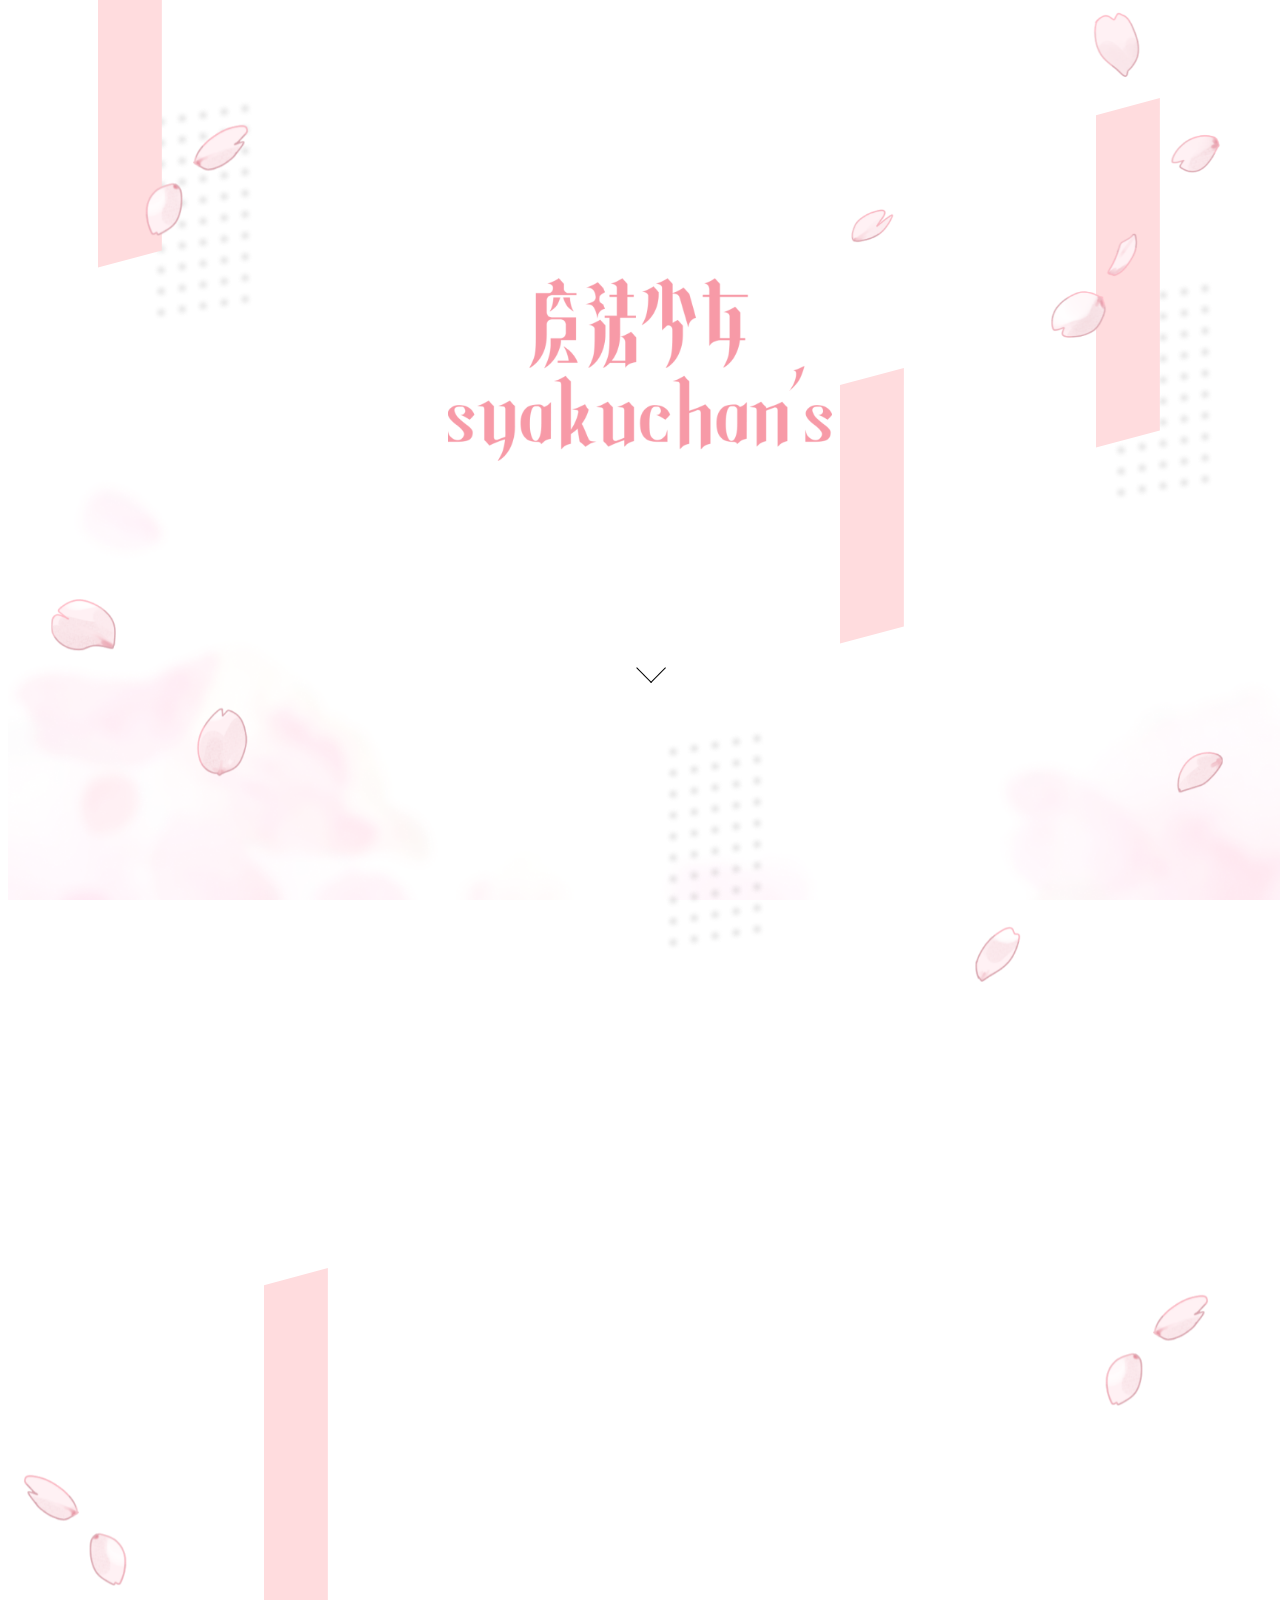
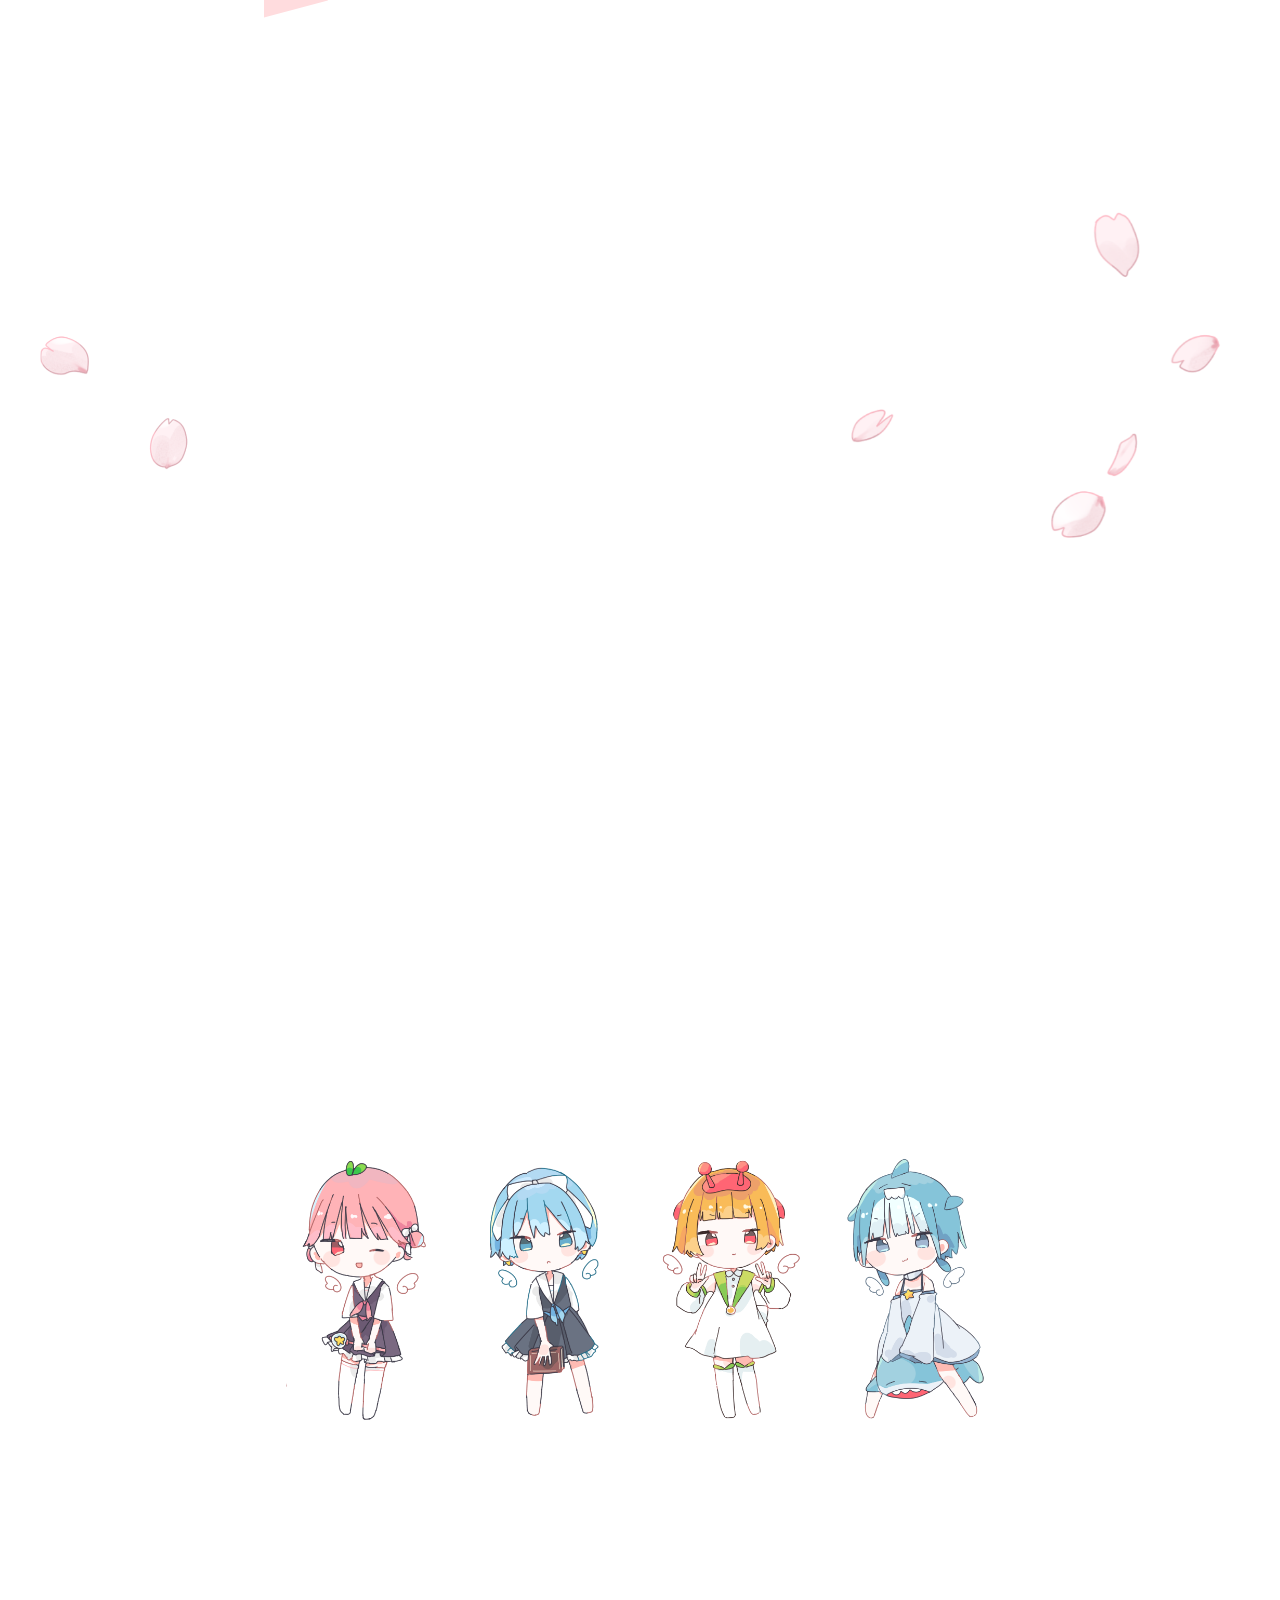
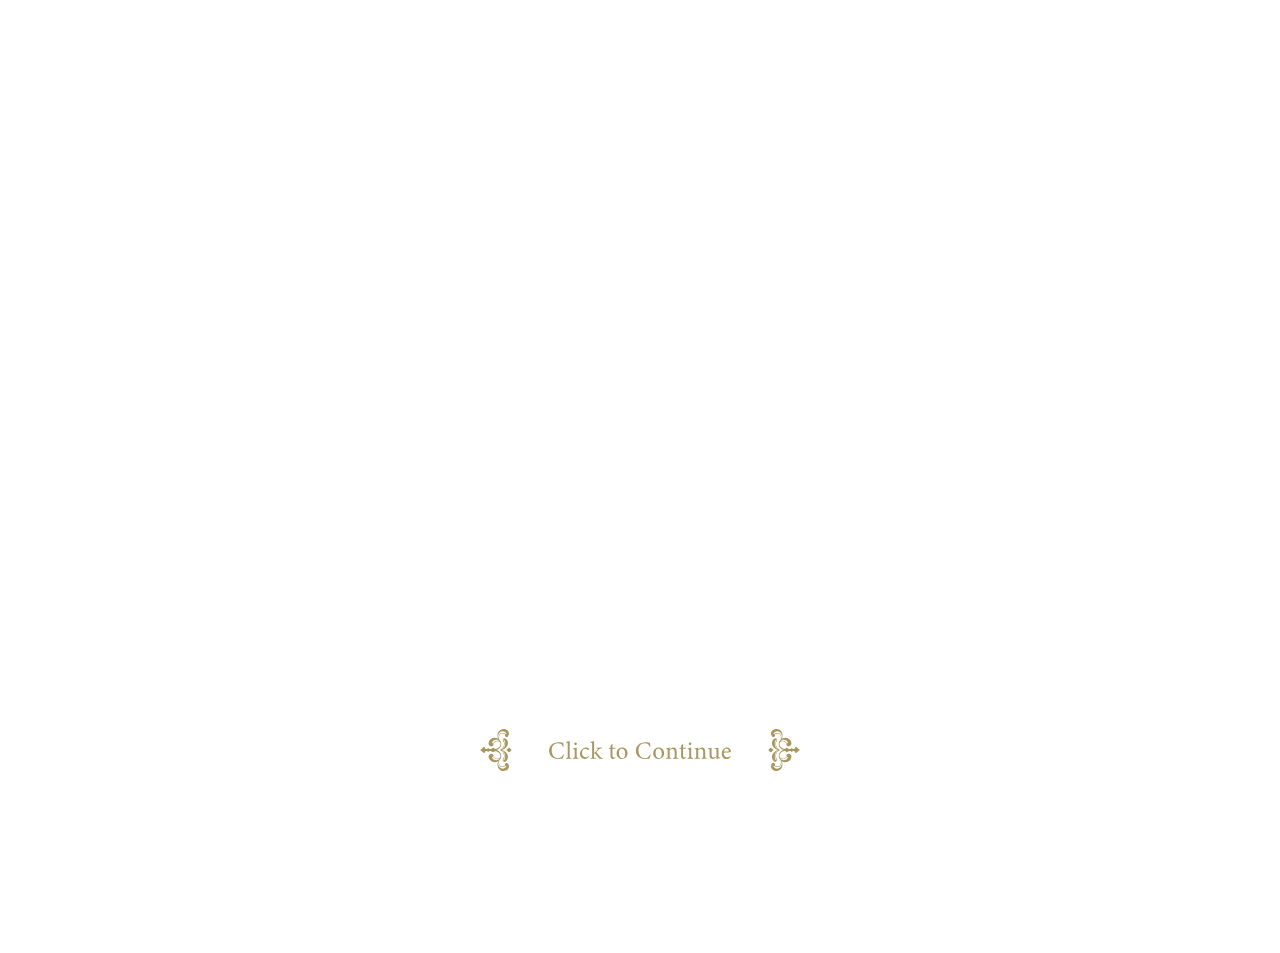
<file: index.html>
<!DOCTYPE html>
<html lang="ja">
    <head>
        <meta charset="UTF-8" />
        <meta name="viewport" content="width=device-width, initial-scale=1.0" />
        <meta http-equiv="X-UA-Compatible" content="ie=edge" />

        <link rel="stylesheet" href="index.css">
        <link rel="stylesheet" href="css/backgroud.css">
        <link href="http://fonts.googleapis.com/earlyaccess/notosansjp.css">

        <link rel="icon" href="images/favicon.ico" />
        <title>魔法少女syakuchan's</title>
    </head>
    <body>
        
        <!-- <div oncontextmenu="return false;" onselectstart="return false;" onmousedown="return false;">
            <img src="images/home/sakura.png" class="image-sakura">
            <img src="images/home/main.png" class="image-main">
            <img src="images/home/mainblur.png" class="image-blur">
        </div> -->
        <div oncontextmenu="return false;" onselectstart="return false;" onmousedown="return false;" class="background-images">
            <!-- 押せない画像たち -->
            <div class="scroll-sakura scroll-item">
                <img src="images/sakura/sakura-1.png" class="left" style="width: 20vw; top:0vh;">
                <img src="images/sakura/sakura-2.png" class="right" style="width: 30vw; top:0vh;">
                <img src="images/sakura/sakura-3.png" class="left" style="width: 20vw; top:60vh;">
                <img src="images/sakura/sakura-4.png" class="right" style="width: 20vw; top:80vh;">
                <img src="images/sakura/sakura-1.png" class="right" style="width: 20vw; top:130vh;">
                <img src="images/sakura/sakura-1.png" class="left" style="width: 20vw; top:150vh; transform: scale(-1, 1);">
                <img src="images/sakura/sakura-3.png" class="left" style="width: 15vw; top:210vh;">
                <img src="images/sakura/sakura-2.png" class="right" style="width: 30vw; top:200vh;">
            </div>
            <div class="scroll-rect scroll-item">
                <img src="images/rect.svg" class="rect" style="width: 5vw; top:-10vh; left: 7vw;">
                <img src="images/rect.svg" class="rect" style="width: 5vw; top:10vh; right: 10vw;">
                <img src="images/rect.svg" class="rect" style="width: 5vw; top:140vh; left: 20vw;">
            </div>
            <div class="scroll-rect-small scroll-item">
                <img src="images/rect-small.svg" class="rect" style="width: 5vw; top:40vh; right: 30vw;">
            </div>
            <div class="scroll-dot scroll-item">
                <img src="images/dot/dot-1.png" class="rect" style="width: 10vw; top:10vh; left: 10vw;">
                <img src="images/dot/dot-1.png" class="rect" style="width: 10vw; top:30vh; right: 5vw;">
                <img src="images/dot/dot-1.png" class="rect" style="width: 10vw; top:80vh; right: 40vw;">
            </div>
            
        </div>

        <img src="images/home/background.png" class="background">


        <div id="title">
            <img src="images/rogo.png" class="rogo">
        </div>

        <div class="scroll">
        </div>

        <div id="content">
            <div class="charactor  def no-alpha sticky">
                <img src="images/syakura_def.png" class="dammy">
                <img src="images/warabi_def.png" class="dammy">
                <img src="images/kani-def.png" class="dammy">
                <img src="images/same-def.png" class="dammy">
            </div>
            <div class="charactor  empty no-alpha  sticky">
                <img src="images/gray.png" class="dammy">
            </div>
            <div class="charactor  middle no-alpha sticky">
                <img src="images/syakura_middle.png" class="dammy">
                <img src="images/warabi_middle.png" class="dammy">
                <img src="images/kani-middle.png" class="dammy">
                <img src="images/same-middle.png" class="dammy">
            </div>
            <div class="charactor  empty no-alpha  sticky">
                <img src="images/gray.png" class="dammy">
            </div>
            <div class="charactor  mahou  sticky">
                <img src="images/syakura_mahou.png" class="dammy">
                <img src="images/warabi_mahou.png" class="dammy">
                <img src="images/kani-mahou.png" class="dammy">
                <img src="images/same-mahou.png" class="dammy">
            </div>
            <div class="charactor  empty no-alpha  sticky">
                <img src="images/gray.png" class="dammy">
            </div>
            <div class="charactor  empty no-alpha  sticky">
                <img src="images/gray.png" class="dammy">
            </div>

            <div class="continue-buttom"><a href="charactor/charactor.html"><img src="images/ui/click.svg" class="click"></a></div>
        </div>
        
        <script src="https://code.jquery.com/jquery-3.4.1.min.js" integrity="sha256-CSXorXvZcTkaix6Yvo6HppcZGetbYMGWSFlBw8HfCJo=" crossorigin="anonymous"></script>
        <script src="index.js"></script>
        <script src="scroll.js"></script>
    </body>
</html>
</file>
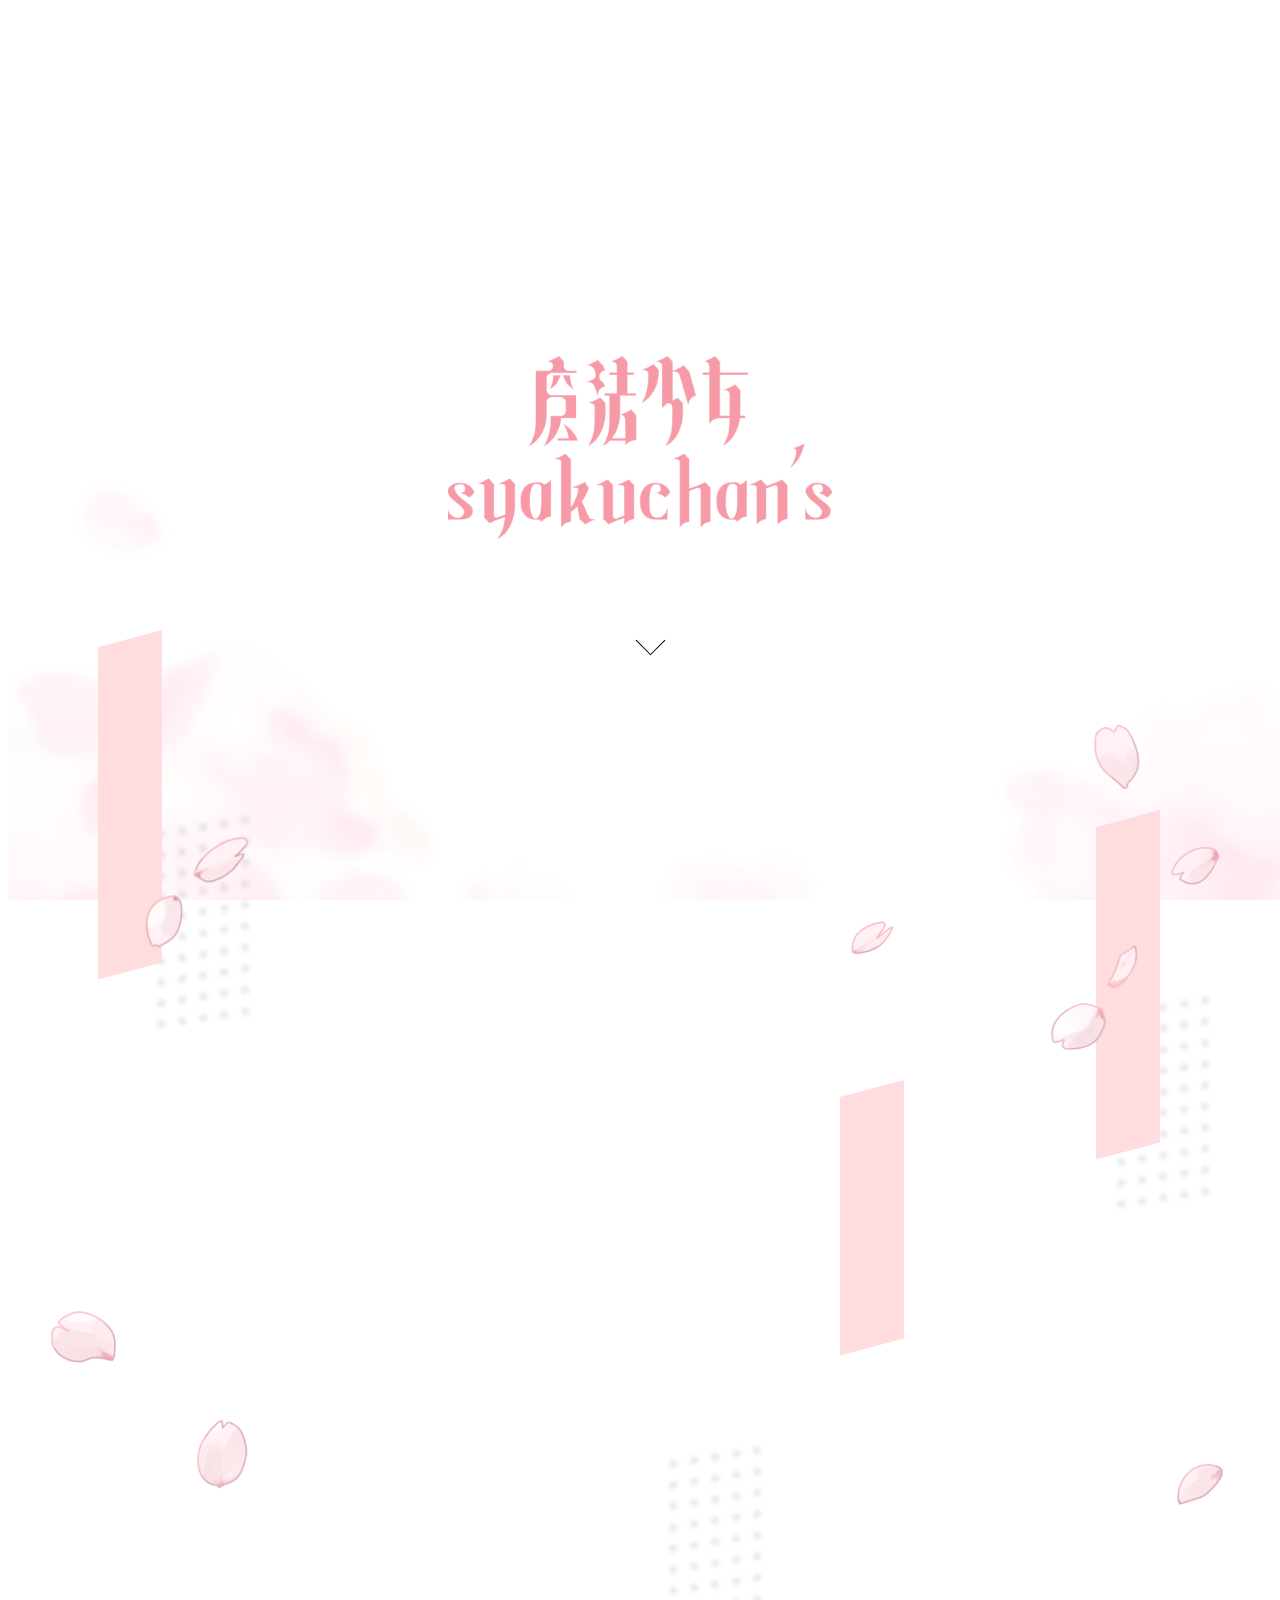
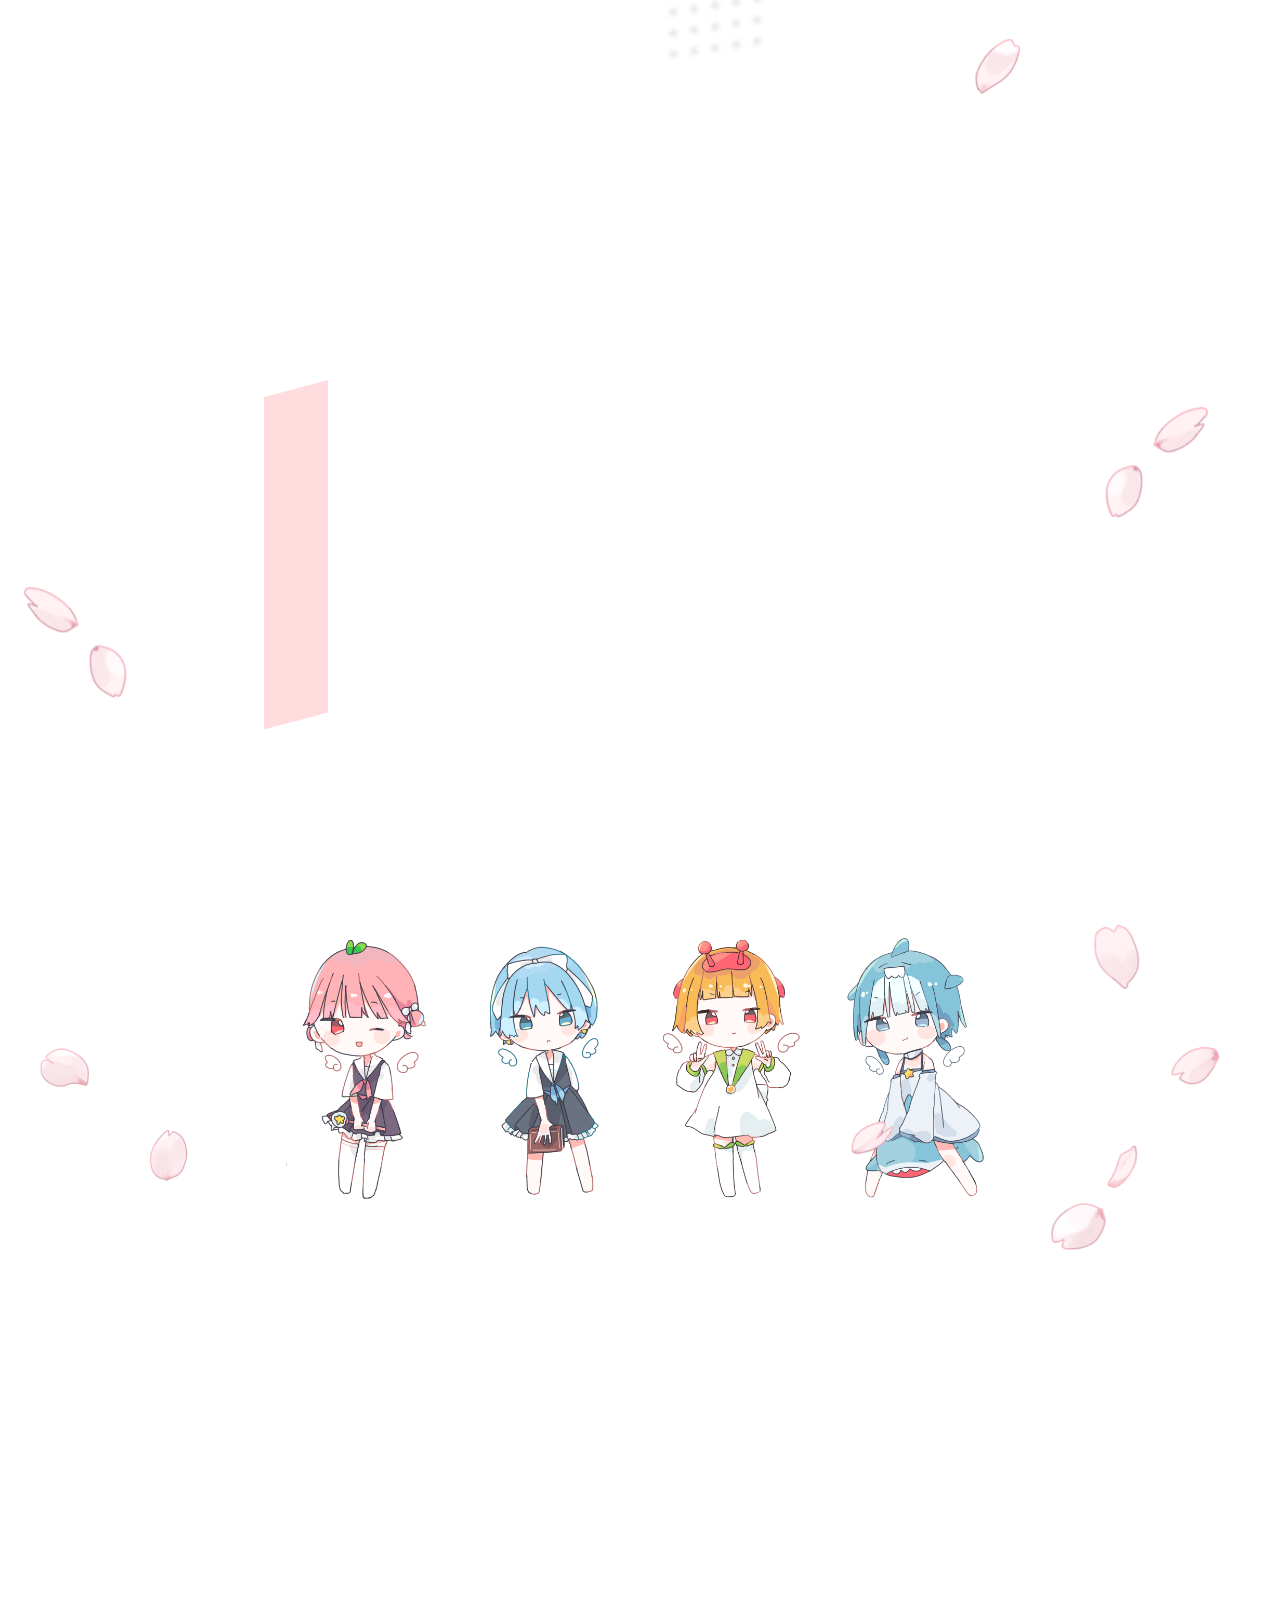
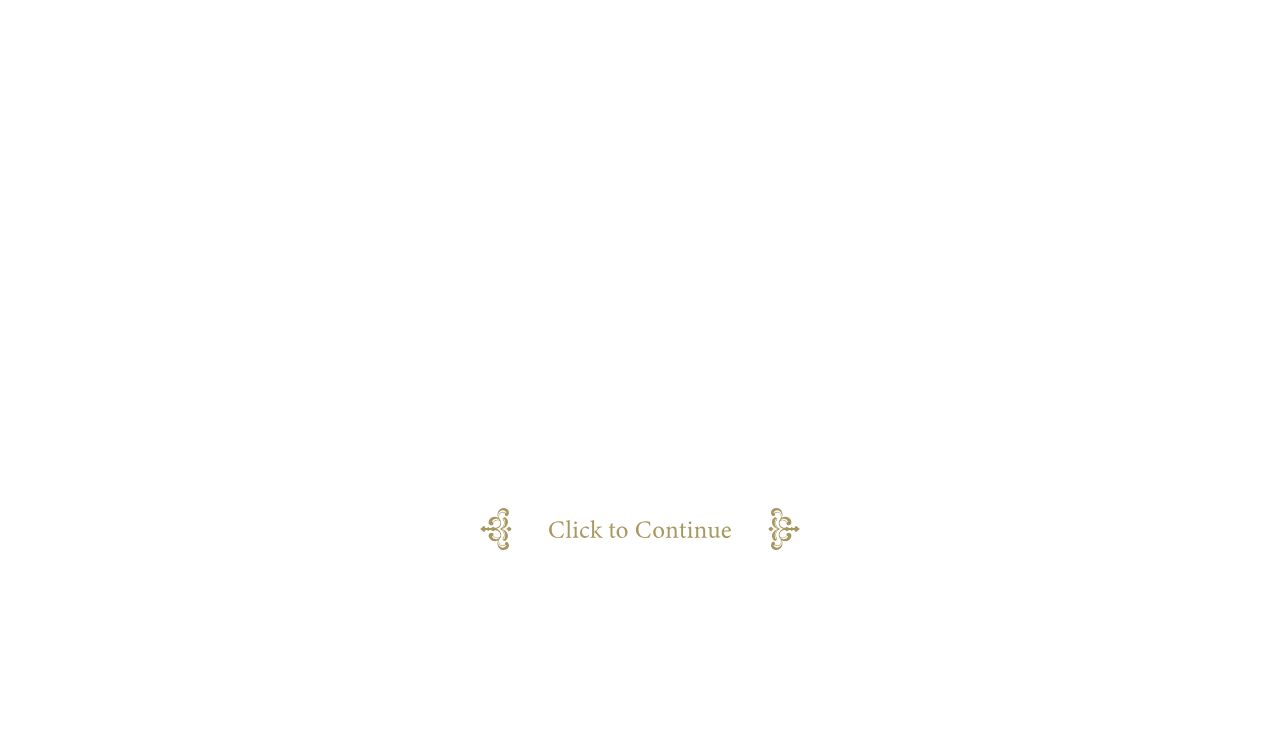
<file: docs/index.html>
<!DOCTYPE html>
<html lang="ja">
    <head>
        <meta charset="UTF-8" />
        <meta name="viewport" content="width=device-width, initial-scale=1.0" />
        <meta http-equiv="X-UA-Compatible" content="ie=edge" />

        <link rel="stylesheet" href="index.css">
        <link rel="stylesheet" href="css/backgroud.css">
        <link rel="stylesheet" href="css/footer.css">
        <link href="http://fonts.googleapis.com/earlyaccess/notosansjp.css">

        <link rel="icon" href="images/favicon.ico" />
        <title>魔法少女syakuchan's</title>
    </head>
    <body>
        
        <div oncontextmenu="return false;" onselectstart="return false;" onmousedown="return false;" class="background-images">
            <!-- 押せない画像たち -->
            <div class="scroll-sakura scroll-item">
                <img src="images/sakura/sakura-1.png" class="left" style="width: 20vw; top:0vh;">
                <img src="images/sakura/sakura-2.png" class="right" style="width: 30vw; top:0vh;">
                <img src="images/sakura/sakura-3.png" class="left" style="width: 20vw; top:60vh;">
                <img src="images/sakura/sakura-4.png" class="right" style="width: 20vw; top:80vh;">
                <img src="images/sakura/sakura-1.png" class="right" style="width: 20vw; top:130vh;">
                <img src="images/sakura/sakura-1.png" class="left" style="width: 20vw; top:150vh; transform: scale(-1, 1);">
                <img src="images/sakura/sakura-3.png" class="left" style="width: 15vw; top:210vh;">
                <img src="images/sakura/sakura-2.png" class="right" style="width: 30vw; top:200vh;">
            </div>
            <div class="scroll-rect scroll-item">
                <img src="images/rect.svg" class="rect" style="width: 5vw; top:-10vh; left: 7vw;">
                <img src="images/rect.svg" class="rect" style="width: 5vw; top:10vh; right: 10vw;">
                <img src="images/rect.svg" class="rect" style="width: 5vw; top:140vh; left: 20vw;">
            </div>
            <div class="scroll-rect-small scroll-item">
                <img src="images/rect-small.svg" class="rect" style="width: 5vw; top:40vh; right: 30vw;">
            </div>
            <div class="scroll-dot scroll-item">
                <img src="images/dot/dot-1.png" class="rect" style="width: 10vw; top:10vh; left: 10vw;">
                <img src="images/dot/dot-1.png" class="rect" style="width: 10vw; top:30vh; right: 5vw;">
                <img src="images/dot/dot-1.png" class="rect" style="width: 10vw; top:80vh; right: 40vw;">
            </div>
            
        </div>

        <img src="images/home/background.png" class="background">


        <div id="title">
            <img src="images/rogo.png" class="rogo">
        </div>

        <div class="scroll">
        </div>

        <div id="content">
            <div class="charactor  def no-alpha sticky">
                <img src="images/syakura_def.png" class="dammy">
                <img src="images/warabi_def.png" class="dammy">
                <img src="images/kani-def.png" class="dammy">
                <img src="images/same-def.png" class="dammy">
            </div>
            <div class="charactor  empty no-alpha  sticky">
                <img src="images/gray.png" class="dammy">
            </div>
            <div class="charactor  middle no-alpha sticky">
                <img src="images/syakura_middle.png" class="dammy">
                <img src="images/warabi_middle.png" class="dammy">
                <img src="images/kani-middle.png" class="dammy">
                <img src="images/same-middle.png" class="dammy">
            </div>
            <div class="charactor  empty no-alpha  sticky">
                <img src="images/gray.png" class="dammy">
            </div>
            <div class="charactor  mahou  sticky">
                <img src="images/syakura_mahou.png" class="dammy">
                <img src="images/warabi_mahou.png" class="dammy">
                <img src="images/kani-mahou.png" class="dammy">
                <img src="images/same-mahou.png" class="dammy">
            </div>
            <div class="charactor  empty no-alpha  sticky">
                <img src="images/gray.png" class="dammy">
            </div>
            <div class="charactor  empty no-alpha  sticky">
                <img src="images/gray.png" class="dammy">
            </div>

            <div class="continue-buttom"><a href="charactor/charactor.html"><img src="images/ui/click.svg" class="click"></a></div>
        </div>
        
        <script src="https://code.jquery.com/jquery-3.4.1.min.js" integrity="sha256-CSXorXvZcTkaix6Yvo6HppcZGetbYMGWSFlBw8HfCJo=" crossorigin="anonymous"></script>
        <script src="index.js"></script>
        <script src="scroll.js"></script>
    </body>
</html>
</file>
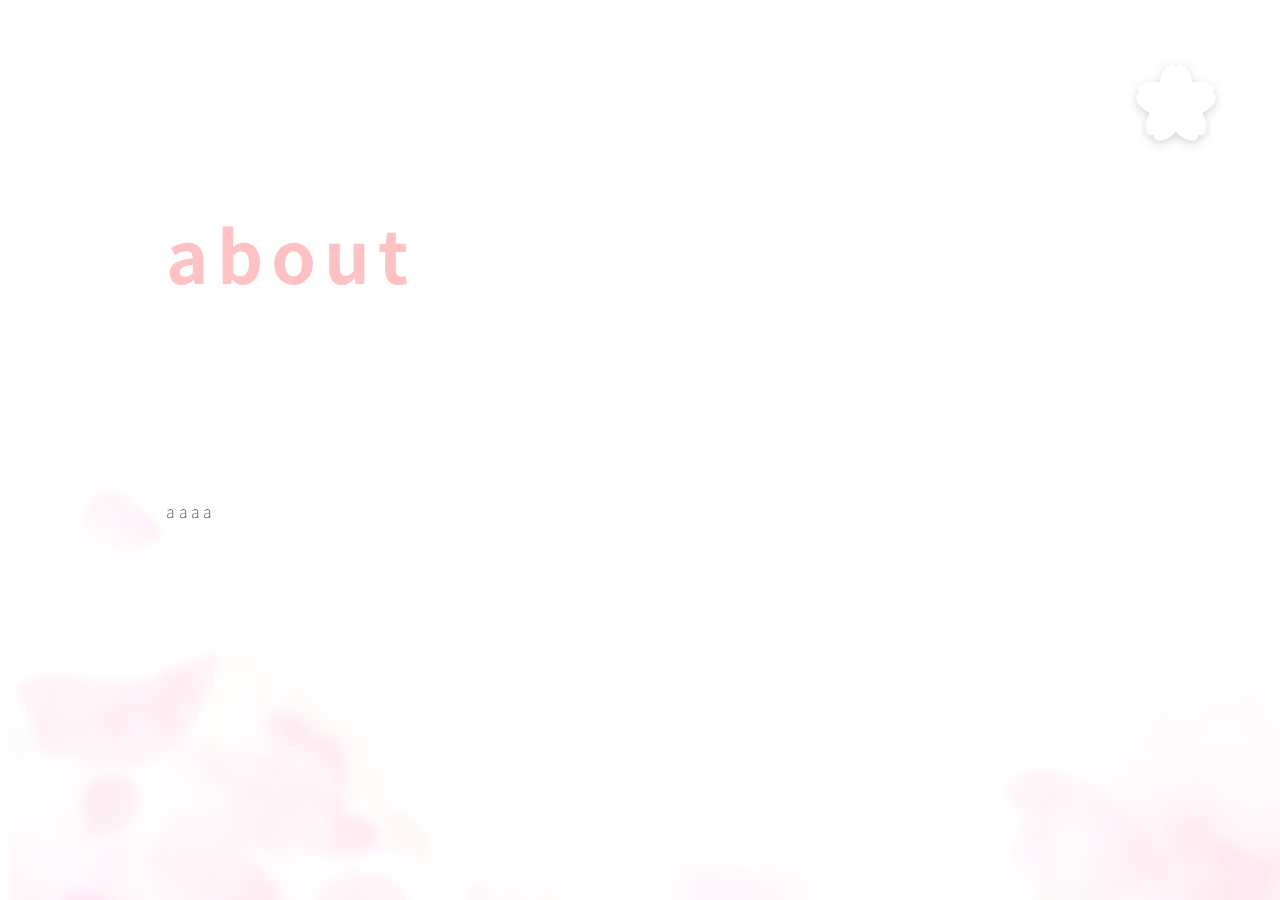
<file: about/about.html>
<!DOCTYPE html>
<html lang="ja">
    <head>
        <meta charset="UTF-8" />
        <meta name="viewport" content="width=device-width, initial-scale=1.0" />
        <meta http-equiv="X-UA-Compatible" content="ie=edge" />

        <link rel="stylesheet" href="about.css">
        <link rel="stylesheet" href="../charactor/charactor.css">
        <link rel="stylesheet" href="../css/backgroud.css">

        <link rel="icon" href="../images/favicon.ico" />
        <title>魔法少女syakuchan's</title>
    </head>
    <body>

        <img src="../images/home/background.png" class="background">


        <div id="navigation">
            <svg version="1.1" id="レイヤー_1" xmlns="http://www.w3.org/2000/svg" xmlns:xlink="http://www.w3.org/1999/xlink" x="0px"
                y="0px" viewBox="0 0 200 191.6" style="enable-background:new 0 0 200 191.6;" xml:space="preserve" class="icon-sakura">
                <style type="text/css">
                    .st0{fill:#FFFFFF;}
                </style>
                <path class="st0" d="M100,169.7c-21,23.1-44.1,24.6-50.3,19.5l0,0c-5.1-4.2-5.2-8-5.1-12c-3.7,1.4-7.4,2.4-12.9-1.1
                    c-6.8-4.3-12.5-26.8,3-53.9C6.2,109.4-2.4,87.8,0.5,80.4c2.4-6.1,6-7.4,9.8-8.5c-2.4-3.1-4.6-6.3-2.9-12.6C9.4,51.4,29,39,59.6,45.4
                    C63,14.4,80.9-0.5,88.9,0l0,0c6.6,0.4,8.9,3.4,11.1,6.7c2.2-3.3,4.6-6.3,11.1-6.7c8-0.5,25.9,14.3,29.3,45.4
                    c30.6-6.4,50.2,6,52.2,13.8c1.7,6.4-0.5,9.6-2.9,12.6c3.8,1.1,7.4,2.4,9.8,8.5c2.9,7.5-5.6,29-34.1,41.9c15.5,27.1,9.8,49.6,3,53.9
                    c-5.5,3.5-9.3,2.5-12.9,1.1c0.2,3.9,0,7.8-5.1,12c-1.8,1.5-5,2.4-9.2,2.4C130.9,191.6,114.9,186.1,100,169.7z"/>
            </svg>
            <div id="nav-nemu">
                <div class="nav-item"><a href="../index.html">Top</a></div>
                <div class="nav-item"><a href="../charactor/charactor.html">Charactor</a></div>
                <div class="nav-item"><a href="about.html">About</a></div>
            </div>
        </div>

        <div id="contents">
            <div id="titile">about</div>
            <div class="text">
                aaaa
            </div>
        </div>

        
        <script src="https://code.jquery.com/jquery-3.4.1.min.js" integrity="sha256-CSXorXvZcTkaix6Yvo6HppcZGetbYMGWSFlBw8HfCJo=" crossorigin="anonymous"></script>
        <!-- <script src="about.js"></script> -->
        
    </body>
</html>
</file>
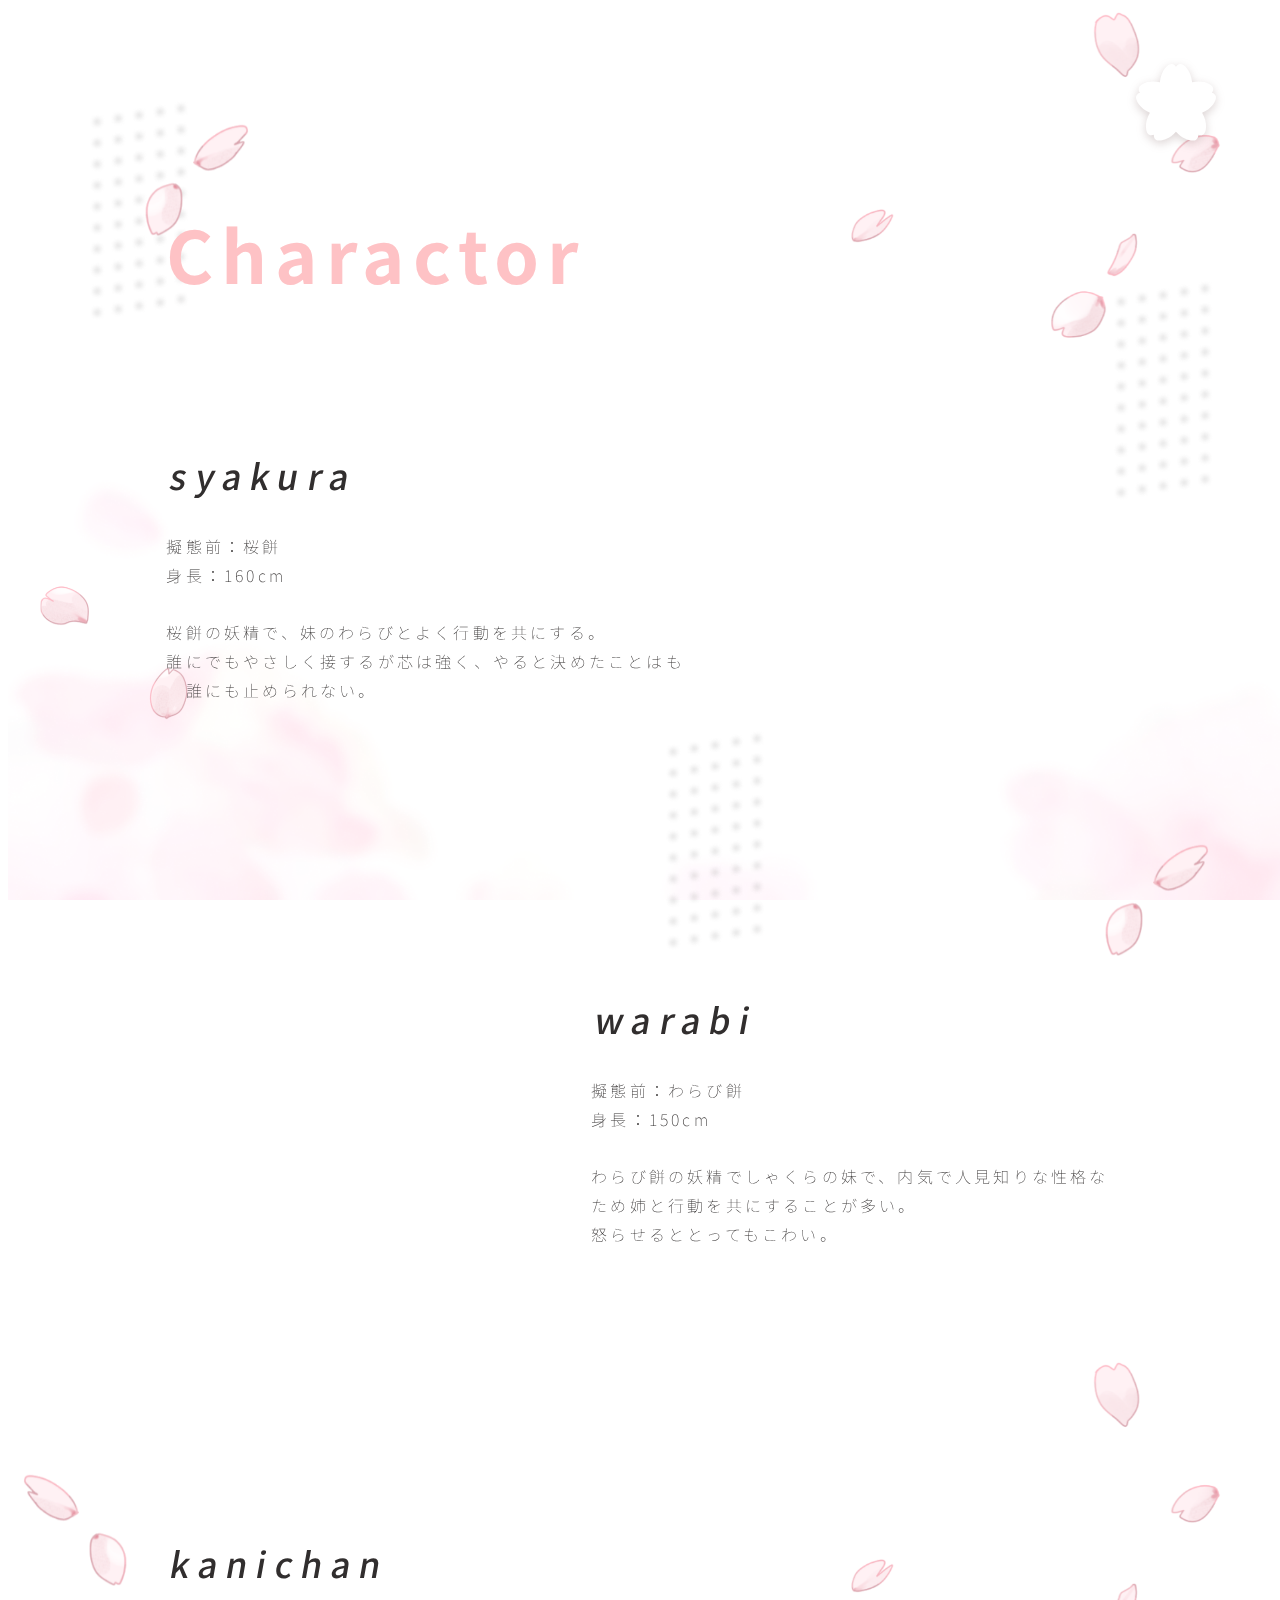
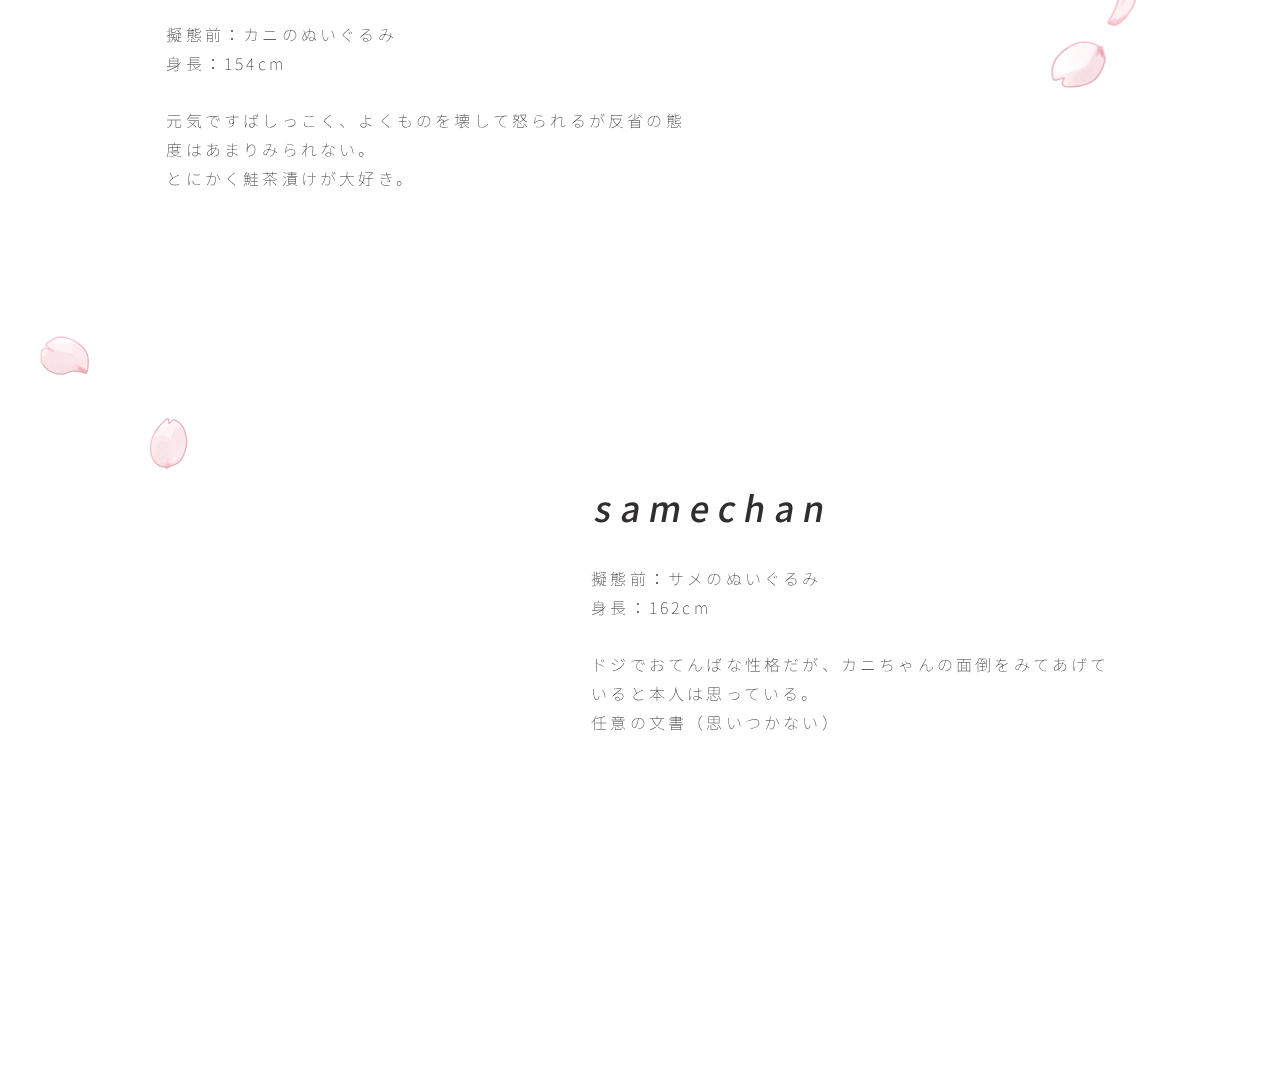
<file: charactor/charactor.html>
<!DOCTYPE html>
<html lang="ja">
    <head>
        <meta charset="UTF-8" />
        <meta name="viewport" content="width=device-width, initial-scale=1.0" />
        <meta http-equiv="X-UA-Compatible" content="ie=edge" />

        <link rel="stylesheet" href="charactor.css">
        <link rel="stylesheet" href="../css/backgroud.css">

        <link rel="icon" href="../images/favicon.ico" />
        <title>魔法少女syakuchan's</title>
    </head>
    <body>
        <div oncontextmenu="return false;" onselectstart="return false;" onmousedown="return false;" class="background-images">
            <!-- 押せない画像たち -->
            <div class="scroll-sakura scroll-item">
                <img src="../images/sakura/sakura-1.png" class="left" style="width: 20vw; top:0vh;">
                <img src="../images/sakura/sakura-2.png" class="right" style="width: 30vw; top:0vh;">
                <img src="../images/sakura/sakura-3.png" class="left" style="width: 15vw; top:60vh;">
                <img src="../images/sakura/sakura-1.png" class="right" style="width: 20vw; top:80vh;">
                <img src="../images/sakura/sakura-2.png" class="right" style="width: 30vw; top:150vh;">
                <img src="../images/sakura/sakura-1.png" class="left" style="width: 20vw; top:150vh; transform: scale(-1, 1);">
                <img src="../images/sakura/sakura-3.png" class="left" style="width: 15vw; top:210vh;">
            </div>
            <div class="scroll-dot scroll-item">
                <img src="../images/dot/dot-1.png" class="rect" style="width: 10vw; top:10vh; left: 5vw;">
                <img src="../images/dot/dot-1.png" class="rect" style="width: 10vw; top:30vh; right: 5vw;">
                <img src="../images/dot/dot-1.png" class="rect" style="width: 10vw; top:80vh; right: 40vw;">
            </div>
            
        </div>

        <img src="../images/home/background.png" class="background">


        <div id="navigation">
            <svg version="1.1" id="レイヤー_1" xmlns="http://www.w3.org/2000/svg" xmlns:xlink="http://www.w3.org/1999/xlink" x="0px"
                y="0px" viewBox="0 0 200 191.6" style="enable-background:new 0 0 200 191.6;" xml:space="preserve" class="icon-sakura">
                <style type="text/css">
                    .st0{fill:#FFFFFF;}
                </style>
                <path class="st0" d="M100,169.7c-21,23.1-44.1,24.6-50.3,19.5l0,0c-5.1-4.2-5.2-8-5.1-12c-3.7,1.4-7.4,2.4-12.9-1.1
                    c-6.8-4.3-12.5-26.8,3-53.9C6.2,109.4-2.4,87.8,0.5,80.4c2.4-6.1,6-7.4,9.8-8.5c-2.4-3.1-4.6-6.3-2.9-12.6C9.4,51.4,29,39,59.6,45.4
                    C63,14.4,80.9-0.5,88.9,0l0,0c6.6,0.4,8.9,3.4,11.1,6.7c2.2-3.3,4.6-6.3,11.1-6.7c8-0.5,25.9,14.3,29.3,45.4
                    c30.6-6.4,50.2,6,52.2,13.8c1.7,6.4-0.5,9.6-2.9,12.6c3.8,1.1,7.4,2.4,9.8,8.5c2.9,7.5-5.6,29-34.1,41.9c15.5,27.1,9.8,49.6,3,53.9
                    c-5.5,3.5-9.3,2.5-12.9,1.1c0.2,3.9,0,7.8-5.1,12c-1.8,1.5-5,2.4-9.2,2.4C130.9,191.6,114.9,186.1,100,169.7z"/>
            </svg>
            <div id="nav-nemu">
                <div class="nav-item"><a href="../index.html">Top</a></div>
                <div class="nav-item"><a href="charactor.html">Charactor</a></div>
                <div class="nav-item"><a href="../about/about.html">About</a></div>
            </div>
        </div>

        <div id="contents">
            <div id="titile">Charactor</div>
            <div class="charactors">
                <div class="charactor">
                    <div class="charactor-detail">
                        <div class="text-centering">
                            <div class="charactor-name">syakura</div>
                            <div class="charactor-profile">
                                擬態前：桜餅<br>
                                身長：160cm<br>
                                <br>
                                桜餅の妖精で、妹のわらびとよく行動を共にする。<br>
                                誰にでもやさしく接するが芯は強く、やると決めたことはもう誰にも止められない。
                            </div>
                        </div>
                    </div>
                    <div class="right-container fadeup js-scroll-trigger no-alpha">
                        <div class="charactor-image syakura">
                            <img src="../images/charactor/syakura.png" class="image-container" id="syakura">
                        </div>
                    </div>
                </div>
                <div class="charactor">
                    <div class="right-container fadeup js-scroll-trigger no-alpha">
                        <div class="charactor-image warabi">
                            <img src="../images/charactor/warabi.png" class="image-container" id="warabi">
                        </div>
                    </div>
                    <div class="charactor-detail">
                        <div class="text-centering">
                            <div class="charactor-name">warabi</div>
                            <div class="charactor-profile">
                                擬態前：わらび餅<br>
                                身長：150cm<br>
                                <br>
                                わらび餅の妖精でしゃくらの妹で、内気で人見知りな性格なため姉と行動を共にすることが多い。<br>
                                怒らせるととってもこわい。
                            </div>
                        </div>
                    </div>
                </div>
                <div class="charactor">
                    <div class="charactor-detail">
                        <div class="text-centering">
                            <div class="charactor-name">kanichan</div>
                            <div class="charactor-profile">
                                擬態前：カニのぬいぐるみ<br>
                                身長：154cm<br>
                                <br>
                                元気ですばしっこく、よくものを壊して怒られるが反省の態度はあまりみられない。<br>
                                とにかく鮭茶漬けが大好き。
                            </div>
                        </div>
                    </div>
                    <div class="right-container fadeup js-scroll-trigger no-alpha">
                        <div class="charactor-image kani">
                            <img src="../images/charactor/kani.png" class="image-container" id="kani">
                        </div>
                    </div>
                </div>
                <div class="charactor">
                    <div class="right-container fadeup js-scroll-trigger no-alpha">
                        <div class="charactor-image same">
                            <img src="../images/charactor/same.png" class="image-container" id="same">
                        </div>
                    </div>
                    <div class="charactor-detail">
                        <div class="text-centering">
                            <div class="charactor-name">samechan</div>
                            <div class="charactor-profile">
                                擬態前：サメのぬいぐるみ<br>
                                身長：162cm<br>
                                <br>
                                ドジでおてんばな性格だが、カニちゃんの面倒をみてあげていると本人は思っている。<br>
                                任意の文書（思いつかない）<br>
                            </div>
                        </div>
                    </div>
                </div>
            </div>
        </div>

        
        <script src="https://code.jquery.com/jquery-3.4.1.min.js" integrity="sha256-CSXorXvZcTkaix6Yvo6HppcZGetbYMGWSFlBw8HfCJo=" crossorigin="anonymous"></script>
        <script src="charactor.js"></script>
        <script src="../scroll.js"></script>
    </body>
</html>
</file>
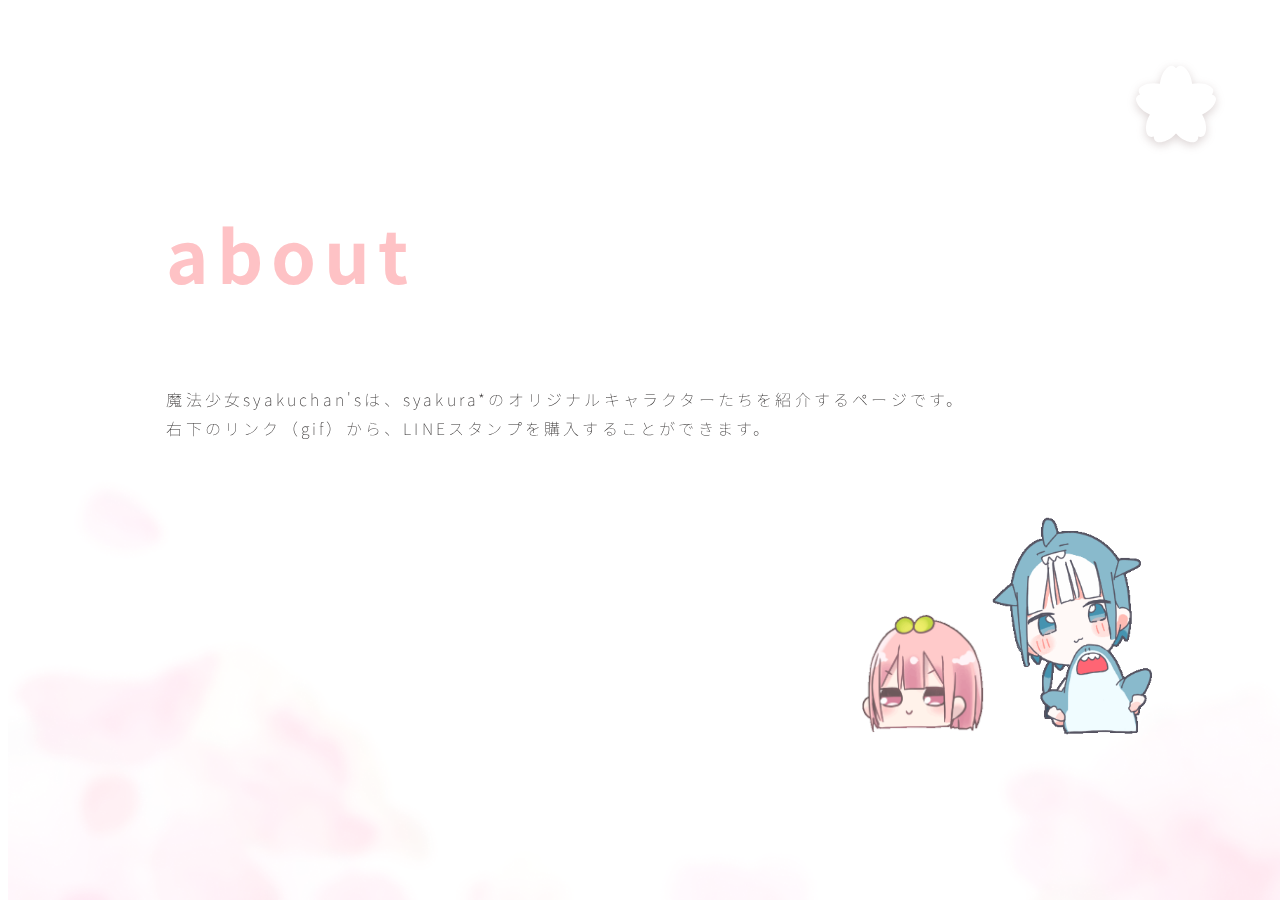
<file: docs/about/about.html>
<!DOCTYPE html>
<html lang="ja">
    <head>
        <meta charset="UTF-8" />
        <meta name="viewport" content="width=device-width, initial-scale=1.0" />
        <meta http-equiv="X-UA-Compatible" content="ie=edge" />

        <link rel="stylesheet" href="about.css">
        <link rel="stylesheet" href="../charactor/charactor.css">
        <link rel="stylesheet" href="../css/backgroud.css">
        <link rel="stylesheet" href="../css/navigation.css">
        <link href="http://fonts.googleapis.com/earlyaccess/notosansjp.css">

        <link rel="icon" href="../images/favicon.ico" />
        <title>魔法少女syakuchan's</title>
    </head>
    <body>

        <img src="../images/home/background.png" class="background">

        <div id="navigation">
            <svg version="1.1" id="レイヤー_1" xmlns="http://www.w3.org/2000/svg" xmlns:xlink="http://www.w3.org/1999/xlink" x="0px"
                y="0px" viewBox="0 0 200 191.6" style="enable-background:new 0 0 200 191.6;" xml:space="preserve" class="icon-sakura">
                <style type="text/css">
                    .st0{fill:#FFFFFF;}
                </style>
                <path class="st0" d="M100,169.7c-21,23.1-44.1,24.6-50.3,19.5l0,0c-5.1-4.2-5.2-8-5.1-12c-3.7,1.4-7.4,2.4-12.9-1.1
                    c-6.8-4.3-12.5-26.8,3-53.9C6.2,109.4-2.4,87.8,0.5,80.4c2.4-6.1,6-7.4,9.8-8.5c-2.4-3.1-4.6-6.3-2.9-12.6C9.4,51.4,29,39,59.6,45.4
                    C63,14.4,80.9-0.5,88.9,0l0,0c6.6,0.4,8.9,3.4,11.1,6.7c2.2-3.3,4.6-6.3,11.1-6.7c8-0.5,25.9,14.3,29.3,45.4
                    c30.6-6.4,50.2,6,52.2,13.8c1.7,6.4-0.5,9.6-2.9,12.6c3.8,1.1,7.4,2.4,9.8,8.5c2.9,7.5-5.6,29-34.1,41.9c15.5,27.1,9.8,49.6,3,53.9
                    c-5.5,3.5-9.3,2.5-12.9,1.1c0.2,3.9,0,7.8-5.1,12c-1.8,1.5-5,2.4-9.2,2.4C130.9,191.6,114.9,186.1,100,169.7z"/>
            </svg>
            <div id="nav-nemu">
                <div class="nav-item"><a href="../index.html">Top</a></div>
                <div class="nav-item"><a href="../charactor/charactor.html">Charactor</a></div>
                <div class="nav-item"><a href="about.html">About</a></div>
            </div>
        </div>

        <div id="contents">
            <div id="about">about</div>
            <div class="text">
                魔法少女syakuchan'sは、syakura*のオリジナルキャラクターたちを紹介するページです。<br>
                右下のリンク（gif）から、LINEスタンプを購入することができます。 
            </div>
        </div>
        <div class="stamplink">
            <div class="line-syakura">
                <a href="https://store.line.me/stickershop/product/9249925/ja"><img src="../images/lineStamps/syakura.gif" class="syakura-img"></a>
            </div>
            <div class="line-same">
                <a href="https://store.line.me/stickershop/product/15658422/ja"><img src="../images/lineStamps/same.gif" class="same-img"></a>
            </div>
        </div>
        
        <script src="https://code.jquery.com/jquery-3.4.1.min.js" integrity="sha256-CSXorXvZcTkaix6Yvo6HppcZGetbYMGWSFlBw8HfCJo=" crossorigin="anonymous"></script>
        
    </body>
</html>
</file>
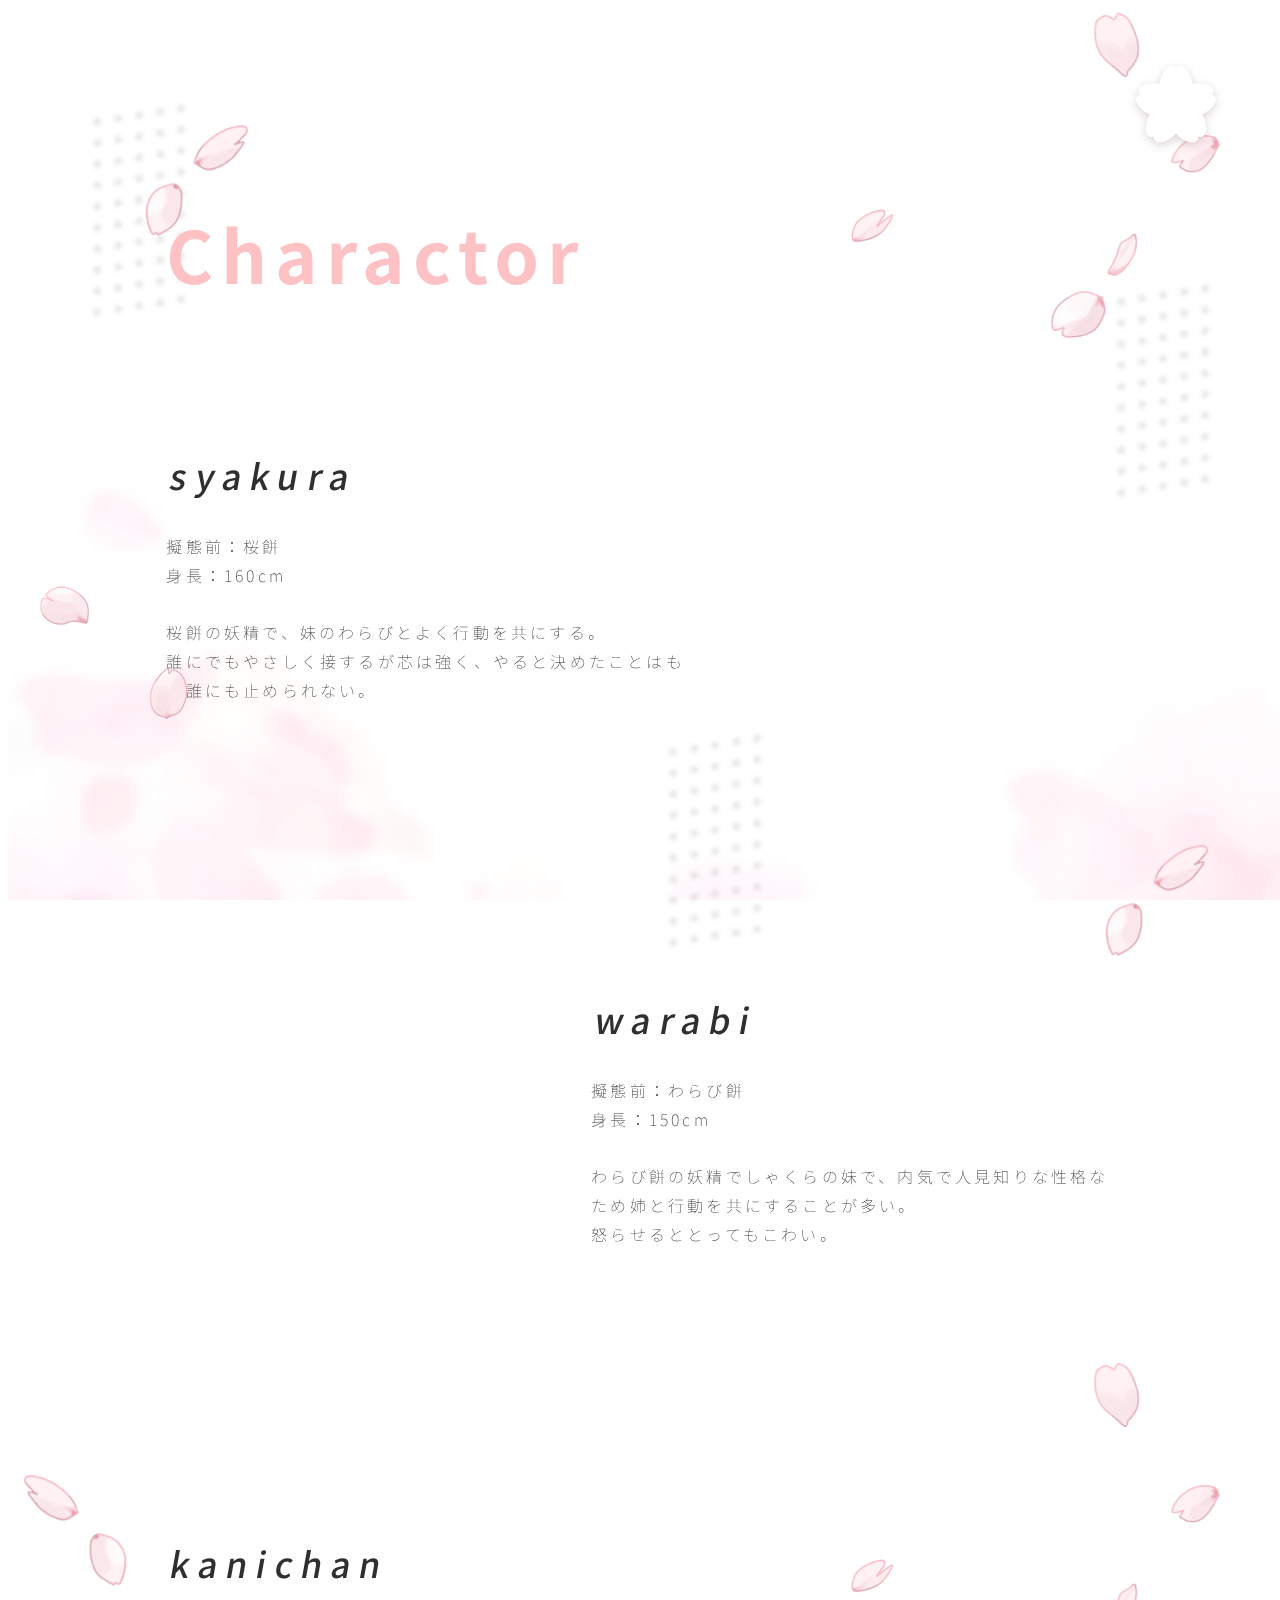
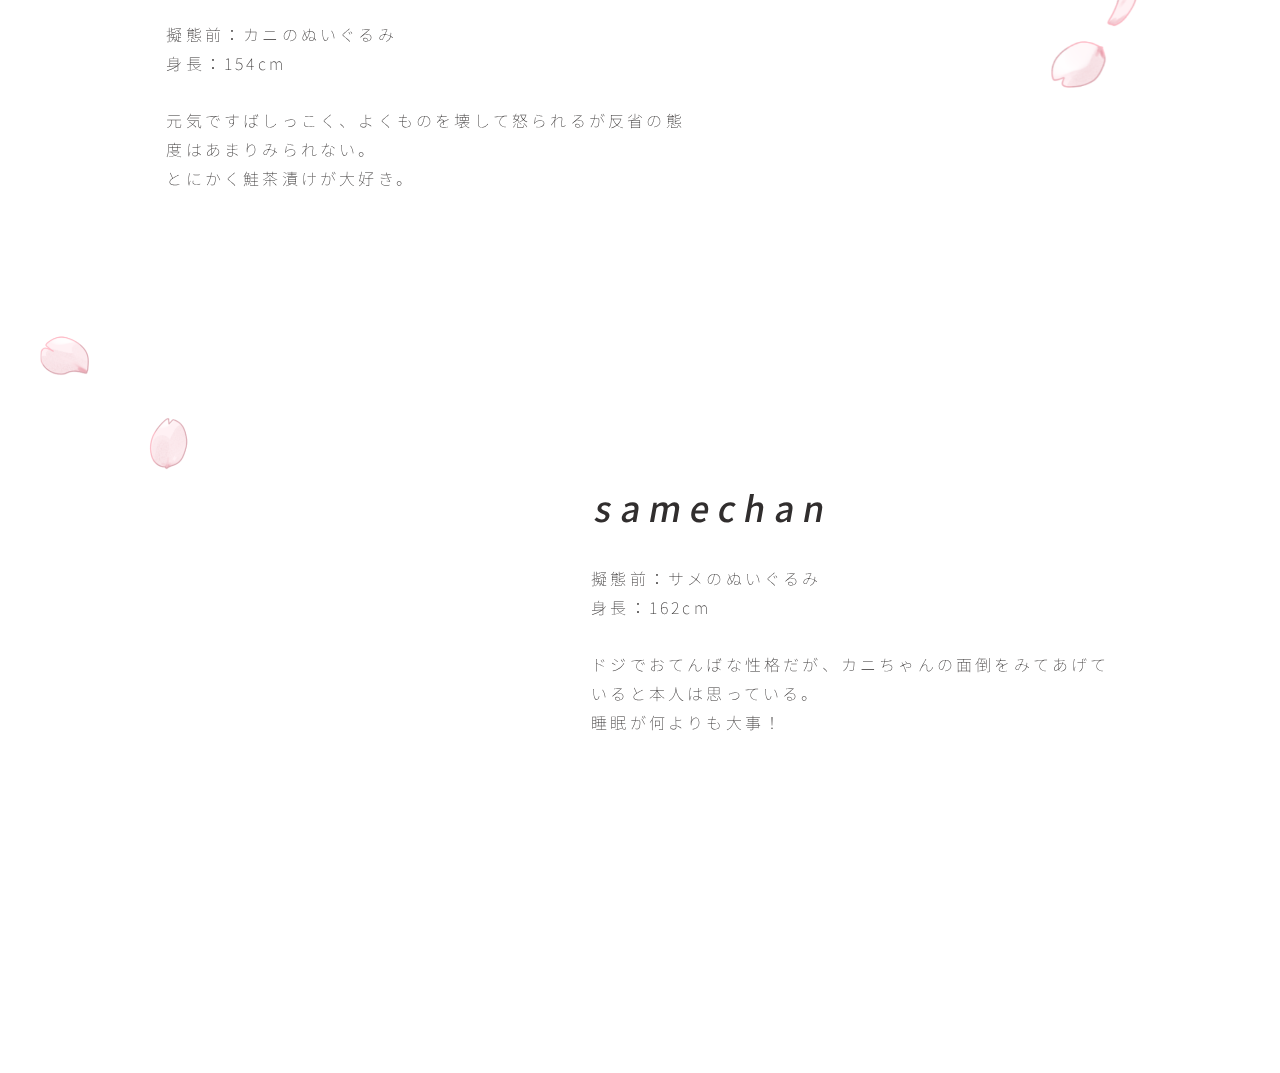
<file: docs/charactor/charactor.html>
<!DOCTYPE html>
<html lang="ja">
    <head>
        <meta charset="UTF-8" />
        <meta name="viewport" content="width=device-width, initial-scale=1.0" />
        <meta http-equiv="X-UA-Compatible" content="ie=edge" />

        <link rel="stylesheet" href="charactor.css">
        <link rel="stylesheet" href="../css/backgroud.css">
        <link rel="stylesheet" href="../css/navigation.css">
        <link href="http://fonts.googleapis.com/earlyaccess/notosansjp.css">

        <link rel="icon" href="../images/favicon.ico" />
        <title>魔法少女syakuchan's</title>
    </head>
    <body>
        <div oncontextmenu="return false;" onselectstart="return false;" onmousedown="return false;" class="background-images">
            <!-- 押せない画像たち -->
            <div class="scroll-sakura scroll-item">
                <img src="../images/sakura/sakura-1.png" class="left" style="width: 20vw; top:0vh;">
                <img src="../images/sakura/sakura-2.png" class="right" style="width: 30vw; top:0vh;">
                <img src="../images/sakura/sakura-3.png" class="left" style="width: 15vw; top:60vh;">
                <img src="../images/sakura/sakura-1.png" class="right" style="width: 20vw; top:80vh;">
                <img src="../images/sakura/sakura-2.png" class="right" style="width: 30vw; top:150vh;">
                <img src="../images/sakura/sakura-1.png" class="left" style="width: 20vw; top:150vh; transform: scale(-1, 1);">
                <img src="../images/sakura/sakura-3.png" class="left" style="width: 15vw; top:210vh;">
            </div>
            <div class="scroll-dot scroll-item">
                <img src="../images/dot/dot-1.png" class="rect" style="width: 10vw; top:10vh; left: 5vw;">
                <img src="../images/dot/dot-1.png" class="rect" style="width: 10vw; top:30vh; right: 5vw;">
                <img src="../images/dot/dot-1.png" class="rect" style="width: 10vw; top:80vh; right: 40vw;">
            </div>
            
        </div>

        <img src="../images/home/background.png" class="background">


        <div id="navigation">
            <svg version="1.1" id="レイヤー_1" xmlns="http://www.w3.org/2000/svg" xmlns:xlink="http://www.w3.org/1999/xlink" x="0px"
                y="0px" viewBox="0 0 200 191.6" style="enable-background:new 0 0 200 191.6;" xml:space="preserve" class="icon-sakura">
                <style type="text/css">
                    .st0{fill:#FFFFFF;}
                </style>
                <path class="st0" d="M100,169.7c-21,23.1-44.1,24.6-50.3,19.5l0,0c-5.1-4.2-5.2-8-5.1-12c-3.7,1.4-7.4,2.4-12.9-1.1
                    c-6.8-4.3-12.5-26.8,3-53.9C6.2,109.4-2.4,87.8,0.5,80.4c2.4-6.1,6-7.4,9.8-8.5c-2.4-3.1-4.6-6.3-2.9-12.6C9.4,51.4,29,39,59.6,45.4
                    C63,14.4,80.9-0.5,88.9,0l0,0c6.6,0.4,8.9,3.4,11.1,6.7c2.2-3.3,4.6-6.3,11.1-6.7c8-0.5,25.9,14.3,29.3,45.4
                    c30.6-6.4,50.2,6,52.2,13.8c1.7,6.4-0.5,9.6-2.9,12.6c3.8,1.1,7.4,2.4,9.8,8.5c2.9,7.5-5.6,29-34.1,41.9c15.5,27.1,9.8,49.6,3,53.9
                    c-5.5,3.5-9.3,2.5-12.9,1.1c0.2,3.9,0,7.8-5.1,12c-1.8,1.5-5,2.4-9.2,2.4C130.9,191.6,114.9,186.1,100,169.7z"/>
            </svg>
            <div id="nav-nemu">
                <div class="nav-item"><a href="../index.html">Top</a></div>
                <div class="nav-item"><a href="charactor.html">Charactor</a></div>
                <div class="nav-item"><a href="../about/about.html">About</a></div>
            </div>
        </div>

        <div id="contents">
            <div id="titile">Charactor</div>
            <div class="charactors">
                <div class="charactor">
                    <div class="charactor-detail">
                        <div class="text-centering">
                            <div class="charactor-name">syakura</div>
                            <div class="charactor-profile">
                                擬態前：桜餅<br>
                                身長：160cm<br>
                                <br>
                                桜餅の妖精で、妹のわらびとよく行動を共にする。<br>
                                誰にでもやさしく接するが芯は強く、やると決めたことはもう誰にも止められない。
                            </div>
                        </div>
                    </div>
                    <div class="right-container fadeup js-scroll-trigger no-alpha">
                        <div class="charactor-image syakura">
                            <img src="../images/charactor/syakura.png" class="image-container" id="syakura">
                        </div>
                    </div>
                </div>
                <div class="charactor">
                    <div class="right-container fadeup js-scroll-trigger no-alpha">
                        <div class="charactor-image warabi">
                            <img src="../images/charactor/warabi.png" class="image-container" id="warabi">
                        </div>
                    </div>
                    <div class="charactor-detail">
                        <div class="text-centering">
                            <div class="charactor-name">warabi</div>
                            <div class="charactor-profile">
                                擬態前：わらび餅<br>
                                身長：150cm<br>
                                <br>
                                わらび餅の妖精でしゃくらの妹で、内気で人見知りな性格なため姉と行動を共にすることが多い。<br>
                                怒らせるととってもこわい。
                            </div>
                        </div>
                    </div>
                </div>
                <div class="charactor">
                    <div class="charactor-detail">
                        <div class="text-centering">
                            <div class="charactor-name">kanichan</div>
                            <div class="charactor-profile">
                                擬態前：カニのぬいぐるみ<br>
                                身長：154cm<br>
                                <br>
                                元気ですばしっこく、よくものを壊して怒られるが反省の態度はあまりみられない。<br>
                                とにかく鮭茶漬けが大好き。
                            </div>
                        </div>
                    </div>
                    <div class="right-container fadeup js-scroll-trigger no-alpha">
                        <div class="charactor-image kani">
                            <img src="../images/charactor/kani.png" class="image-container" id="kani">
                        </div>
                    </div>
                </div>
                <div class="charactor">
                    <div class="right-container fadeup js-scroll-trigger no-alpha">
                        <div class="charactor-image same">
                            <img src="../images/charactor/same.png" class="image-container" id="same">
                        </div>
                    </div>
                    <div class="charactor-detail">
                        <div class="text-centering">
                            <div class="charactor-name">samechan</div>
                            <div class="charactor-profile">
                                擬態前：サメのぬいぐるみ<br>
                                身長：162cm<br>
                                <br>
                                ドジでおてんばな性格だが、カニちゃんの面倒をみてあげていると本人は思っている。<br>
                                睡眠が何よりも大事！<br>
                            </div>
                        </div>
                    </div>
                </div>
            </div>
        </div>

        
        <script src="https://code.jquery.com/jquery-3.4.1.min.js" integrity="sha256-CSXorXvZcTkaix6Yvo6HppcZGetbYMGWSFlBw8HfCJo=" crossorigin="anonymous"></script>
        <script src="charactor.js"></script>
        <script src="../scroll.js"></script>
    </body>
</html>
</file>
<file: index.css>
@import url('https://fonts.googleapis.com/css?family=Noto+Sans+JP:400,700&display=swap');

body{
    font-family: 'Noto Sans JP', sans-serif;
    color: #312E2E;
}

#title{
    position: relative;
    overflow: hidden;
    margin-left: auto;
    margin-right: auto;
    top: 30vh;
    width: 30vw;
}

.rogo{
    position: relative;
    width: 100%;
}

.continue-buttom{
    z-index:100;
    position: absolute;
    left: 50%;
    width: 25vw;
    transform: translateY(-10vh) translateX(-50%);
    cursor: pointer;

}
.click{
    width: 100%;
    cursor: pointer;
}

a{
    color: rgb(202, 61, 70);
    flex-shrink: 0;
    text-decoration: none;
    cursor: pointer;
}



.scroll {

    display: inline-block;
    /* padding-top: 7rem; */
    position: relative;
}
.scroll::before {
    animation: scroll 3s infinite;
    border: solid #000;
    border-width: 0 0 1px 1px;
    content: "";
    display: inline-block;
    margin: auto;
    position: absolute;
    top: 50vh;
    right: 0;
    left: 50vw;
    
    transform: rotate(-45deg) translate(0, -50%);
    
    width: 20px;
    height: 20px;

    /* background-color: aqua; */
}
@keyframes scroll {
    0% {
        transform: rotate(-45deg) translate(0, -50%);
    }
    80% {
        transform: rotate(-45deg) translate(-30px, 20px);
    }
    0%, 80%, 100% {
        opacity: 0;
    }
    40% {
        opacity: 1;
    }
}

#content{
    z-index: 1;
    padding:10% 10% 10% 10%;
    margin-top: 80vh;
    /* margin-bottom: 10rem; */
    

}
.charactor{
    overflow: hidden;

    position: relative;
    width: 70%;
    margin-left: auto;
    margin-right: auto;

    display: flex;
    justify-content: space-between;
    margin-bottom: 15%;
}

.dammy{
    /* width: 5vh; */
    height: 30vh;
}

.sticky{
    position: sticky;
    top: 40%;
}


.no-alpha{
    opacity:0;

}

.is-visible {
    opacity:1;
    animation: fadeup 1.5s cubic-bezier(0.33, 1, 0.68, 1) 1 forwards;
}

@keyframes fadeup {
    0% {
        transform: translateY(20px);
        opacity: 0;
    }
    80% {
        opacity: 1;
    }
    100% {
        opacity: 1;
        transform: translateY(0);
    }
}
</file>
<file: css/backgroud.css>
.background{
    z-index: -5;
    position: fixed;
    width: 100%;
    bottom: 0;
    margin-left: auto;
    margin-right: auto;
}

.background-images{
    position: absolute;
    width: 100vw;
}

.scroll-item{
    position: fixed;
    width: 100%;
}
.scroll-sakura{
    z-index: 50;
}
.scroll-rect{
    z-index: -1;
}
.scroll-rect-small{
    z-index: -1;
}
.scroll-dot{
    z-index: -2;
}


.left{
    /*　左側に配置する桜 */
    position:absolute;
    left: 0;
    /* background-color:aquamarine; */
}
.right{
    /*　右側に配置する桜 */
    position:absolute;
    right: 5vw;
    /* background-color:aquamarine; */
}
.rect{
    position:absolute;
}
</file>
<file: docs/index.css>
@import url('https://fonts.googleapis.com/css?family=Noto+Sans+JP:400,700&display=swap');

body{
    font-family: 'Noto Sans JP', sans-serif;
    color: #312E2E;
}

#title{
    position: absolute;
    overflow: hidden;
    margin-left: auto;
    margin-right: auto;
    top: 50%;
    left: 50%;
    transform: translateY(-50%) translateX(-50%);
    width: 30vw;
}

.rogo{
    position: relative;
    width: 100%;
}

.continue-buttom{
    z-index:100;
    position: absolute;
    left: 50%;
    width: 25vw;
    transform: translateY(-10vh) translateX(-50%);
    cursor: pointer;

}
.click{
    width: 100%;
    cursor: pointer;
}

a{
    color: rgb(202, 61, 70);
    flex-shrink: 0;
    text-decoration: none;
    cursor: pointer;
}



.scroll {

    display: inline-block;
    /* padding-top: 7rem; */
    position: absolute;
    top: 70%;
    left: 50%;
}
.scroll::before {
    animation: scroll 3s infinite;
    border: solid #000;
    border-width: 0 0 1px 1px;
    content: "";
    display: inline-block;
    margin: auto;
    
    transform: rotate(-45deg);
    
    width: 20px;
    height: 20px;

    /* background-color: aqua; */
}
@keyframes scroll {
    0% {
        transform: rotate(-45deg) translate(0, -150%);
    }
    80% {
        transform: rotate(-45deg) translate(-150%, 0);
    }
    0%, 80%, 100% {
        opacity: 0;
    }
    40% {
        opacity: 1;
    }
}

#content{
    z-index: 1;
    padding:10% 10% 10% 10%;
    margin-top: 80vh;
    /* margin-bottom: 10rem; */
    

}
.charactor{
    overflow: hidden;

    position: relative;
    width: 70%;
    margin-left: auto;
    margin-right: auto;

    display: flex;
    justify-content: space-between;
    margin-bottom: 15%;
}

.dammy{
    /* width: 5vh; */
    height: 30vh;
}

.sticky{
    position: sticky;
    top: 40%;
}


.no-alpha{
    opacity:0;

}

.is-visible {
    opacity:1;
    animation: fadeup 1.5s cubic-bezier(0.33, 1, 0.68, 1) 1 forwards;
}

@keyframes fadeup {
    0% {
        transform: translateY(20px);
        opacity: 0;
    }
    80% {
        opacity: 1;
    }
    100% {
        opacity: 1;
        transform: translateY(0);
    }
}
</file>
<file: docs/css/backgroud.css>
.background{
    z-index: -5;
    position: fixed;
    width: 100%;
    bottom: 0;
    margin-left: auto;
    margin-right: auto;
}

.background-images{
    position: absolute;
    width: 100vw;
}

.scroll-item{
    position: fixed;
    width: 100%;
}
.scroll-sakura{
    z-index: 50;
}
.scroll-rect{
    z-index: -1;
}
.scroll-rect-small{
    z-index: -1;
}
.scroll-dot{
    z-index: -2;
}


.left{
    /*　左側に配置する桜 */
    position:absolute;
    left: 0;
    /* background-color:aquamarine; */
}
.right{
    /*　右側に配置する桜 */
    position:absolute;
    right: 5vw;
    /* background-color:aquamarine; */
}
.rect{
    position:absolute;
}
</file>
<file: docs/css/footer.css>
.footer{
    margin-top: 3rem;
    position: absolute;
    padding: 1rem 0;
    width: 100%;

    text-align: center;
    background-color: aqua;
}
</file>
<file: about/about.css>
.text{
    position: relative;
    padding-left: 2rem;
    font-weight:lighter;
    line-height: 1.8rem;
    letter-spacing: 0.2em;
    word-wrap: break-word;
}
</file>
<file: charactor/charactor.css>
@import url('https://fonts.googleapis.com/css?family=Noto+Sans+JP:400,700&display=swap');

body{
    font-family: 'Noto Sans JP', sans-serif;
    color: #312E2E;
}

#contents{
    padding: 0 10%;
}

#navigation{
    overflow: hidden;
    z-index: 100;
    position: fixed;
    top: 4rem;
    right: 4rem;

    height: 5rem;
    width: 5rem;

    filter: drop-shadow(0px 3px 5px #7251513f);

    transition: .4s cubic-bezier(.15,.42,.33,1);
}

#navigation:hover{
    top: -7rem;
    right: -7rem;
    height: 35rem;
    width: 35rem;
    /* transform:rotate(-72deg); */
}
.icon-sakura{
    position: fixed;
    top: 0;
    left: 0;
}

#nav-nemu{
    position: fixed;
    top: 15rem;
    left: 12rem;
    /* position: fixed; */
    /* top: -7rem;
    right: 7rem; */

    font-weight: bold;
    font-size: 1.3rem;
    letter-spacing:0.2rem;

    /* transition: .4s cubic-bezier(.15,.42,.33,1); */
    
}


.nav-item{
    /* overflow: hidden; */
    width: 8rem;
    height: 2rem;

    margin-bottom: 1rem;

    /* animation-delay: 2s;
    transition: .4s cubic-bezier(.15,.42,.33,1); */
}
a{
    color: #FEC2C5;
    flex-shrink: 0;
    text-decoration: none;
}



#titile{
    padding-left: 2rem;
    padding-top: 12rem;
    margin-bottom: 12rem;
    color: #FEC2C5;
    font-weight: bold;
    font-size: 4.5rem;
    letter-spacing:0.5rem
}

.charactor{
    display:-webkit-flex;
    display: flex;
    -webkit-justify-content: space-between;
    justify-content: space-between;
    height: 10rem;
    width: 100%;
    margin-bottom: 24rem;
    
}

.charactor-detail{
    width: 58%;
    
}
.text-centering{
    position: relative;
    padding-left: 2rem;
    padding-right: 2rem;
    top: 50%;
    transform: translateY(-50%) ;
}

.charactor-name{
    margin: 0 0 2rem 0;
    font-size: 2.2rem;
    font-weight: 500;
    letter-spacing:0.55rem;
    transform: matrix(0.98, 0, -0.18, 1, 0, 0);
}
.charactor-profile{
    font-weight:lighter;
    line-height: 1.8rem;
    letter-spacing: 0.2em;
    word-wrap: break-word;
}

.right-container{
    position: relative;
    width: 30%;
    height: 100%;
}

.charactor-image{
    position: relative;
    top: 50%;

    right: 0;
    height: 35vw;
    overflow:hidden;
    border: 0.7vw solid #FFFFFF;
    box-shadow: 0px 10px 50px rgba(0, 0, 0, 0.1);
    transform: matrix(1, -0.11, 0, 0.99, 0, 0) translateY(-50%);
    
}
.charactor-image.syakura{
    background-color: #FFE7E7;
}
.charactor-image.warabi{
    background-color: #D4E4EF;
}
.charactor-image.kani{
    background-color: #FFE2B8;
}
.charactor-image.same{
    background-color: #D4EDEF;
}

.image-container{
    position: absolute;
    width:120%;
    transform: matrix(1, 0.11, 0, 0.99, 0, 0);
}
#syakura{
    top:-5%;
    left: -5%;
}
#warabi{
    left: -5%;
}
#kani{
    top:-5%;
    left: -7%;
}
#same{
    top:-5%;
    left: -10%;
}

/* animation */
.no-alpha{
    opacity:0;
}

.fadeup.is-animated {
    animation: fadeup 1.5s cubic-bezier(0.33, 1, 0.68, 1) 1 forwards;
}

@keyframes fadeup {
    0% {
        transform: translateY(30px);
        opacity: 0;
    }
    80% {
        opacity: 1;
    }
    100% {
        opacity: 1;
        transform: translateY(0);
    }
}
</file>
<file: docs/about/about.css>
@import url('https://fonts.googleapis.com/css?family=Noto+Sans+JP:400,700&display=swap');

body{
    font-family: 'Noto Sans JP', sans-serif;
    color: #312E2E;
}

#about{
    padding-left: 2rem;
    padding-top: 12rem;
    margin-bottom: 2rem;
    color: #FEC2C5;
    font-weight: bold;
    font-size: 4.5rem;
    letter-spacing:0.5rem;
}
.text{
    position: relative;
    top:3rem;
    padding-left: 2rem;
    font-weight:lighter;
    line-height: 1.8rem;
    letter-spacing: 0.2em;
    word-wrap: break-word;
}

.stamplink{
    display: flex;
    position: absolute;
    right: 10vw;
    bottom: 10rem;
    align-items: flex-end;
    
}

.line-same{
    position: relative;
    width: 10rem;
}

.line-syakura{
    position: relative;
    margin-right: 5px;
    width: 8rem;
}

img{
    position: relative;
    width: 100%;
    bottom: 0;
}
</file>
<file: docs/charactor/charactor.css>
@import url('https://fonts.googleapis.com/css?family=Noto+Sans+JP:400,700&display=swap');

body{
    font-family: 'Noto Sans JP', sans-serif;
    color: #312E2E;
}

#contents{
    padding: 0 10%;
}

#titile{
    padding-left: 2rem;
    padding-top: 12rem;
    margin-bottom: 12rem;
    color: #FEC2C5;
    font-weight: bold;
    font-size: 4.5rem;
    letter-spacing:0.5rem;
}

.charactor{
    display:-webkit-flex;
    display: flex;
    -webkit-justify-content: space-between;
    justify-content: space-between;
    height: 10rem;
    width: 100%;
    margin-bottom: 24rem;
    
}

.charactor-detail{
    width: 58%;
    
}
.text-centering{
    position: relative;
    padding-left: 2rem;
    padding-right: 2rem;
    top: 50%;
    transform: translateY(-50%) ;
}

.charactor-name{
    margin: 0 0 2rem 0;
    font-size: 2.2rem;
    font-weight: 500;
    letter-spacing:0.55rem;
    transform: matrix(0.98, 0, -0.18, 1, 0, 0);
}
.charactor-profile{
    font-weight:lighter;
    line-height: 1.8rem;
    letter-spacing: 0.2em;
    word-wrap: break-word;
}

.right-container{
    position: relative;
    width: 30%;
    height: 100%;
}

.charactor-image{
    position: relative;
    top: 50%;

    right: 0;
    height: 35vw;
    overflow:hidden;
    border: 0.7vw solid #FFFFFF;
    box-shadow: 0px 10px 50px rgba(0, 0, 0, 0.1);
    transform: matrix(1, -0.11, 0, 0.99, 0, 0) translateY(-50%);
    
}
.charactor-image.syakura{
    background-color: #FFE7E7;
}
.charactor-image.warabi{
    background-color: #D4E4EF;
}
.charactor-image.kani{
    background-color: #FFE2B8;
}
.charactor-image.same{
    background-color: #D4EDEF;
}

.image-container{
    position: absolute;
    width:120%;
    transform: matrix(1, 0.11, 0, 0.99, 0, 0);
}
#syakura{
    top:-5%;
    left: -5%;
}
#warabi{
    left: -5%;
}
#kani{
    top:-5%;
    left: -7%;
}
#same{
    top:-5%;
    left: -10%;
}

/* animation */
.no-alpha{
    opacity:0;
}

.fadeup.is-animated {
    animation: fadeup 1.5s cubic-bezier(0.33, 1, 0.68, 1) 1 forwards;
}

@keyframes fadeup {
    0% {
        transform: translateY(30px);
        opacity: 0;
    }
    80% {
        opacity: 1;
    }
    100% {
        opacity: 1;
        transform: translateY(0);
    }
}
</file>
<file: docs/css/navigation.css>
#navigation{
    overflow: hidden;
    z-index: 100;
    position: fixed;
    top: 4rem;
    right: 4rem;

    height: 5rem;
    width: 5rem;

    filter: drop-shadow(0px 3px 5px #7251513f);

    transition: .4s cubic-bezier(.15,.42,.33,1);
    /* background-color: aqua; */
}

#navigation:hover{
    top: -6rem;
    right: -6rem;
    height: 30rem;
    width: 30rem;
    /* transform:rotate(-72deg); */
}
.icon-sakura{
    position: relative;
    width: 100%;
    height: 100%;
    top: 0;
    left: 0;
}

#nav-nemu{
    z-index: 5;
    position: absolute;
    top: 13rem;
    left: 10rem;

    font-weight: bold;
    font-size: 1.3rem;
    letter-spacing:0.2rem;

    /* transition: .4s cubic-bezier(.15,.42,.33,1); */
    
}


.nav-item{
    /* overflow: hidden; */
    width: 8rem;
    height: 2rem;

    margin-bottom: 1rem;

    /* animation-delay: 2s;
    transition: .4s cubic-bezier(.15,.42,.33,1); */
}
a{
    color: #FEC2C5;
    flex-shrink: 0;
    text-decoration: none;
}
</file>
